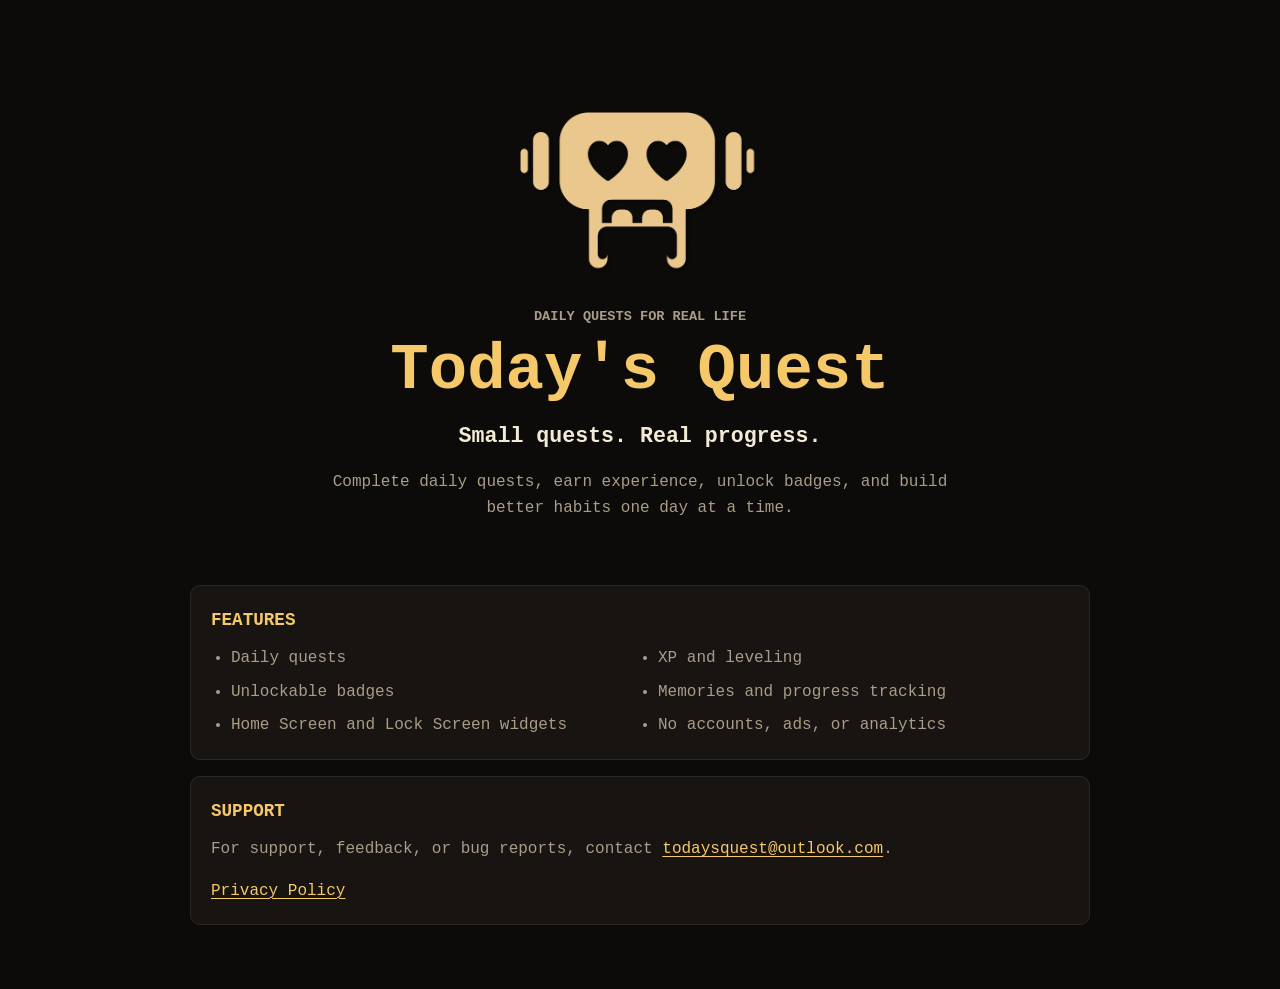
<file: index.html>
<!doctype html>
<html lang="en">
<head>
  <meta charset="utf-8">
  <meta name="viewport" content="width=device-width, initial-scale=1">
  <meta name="description" content="Today's Quest is a private iPhone app for daily quests, XP, badges, and habit-building progress.">
  <title>Today's Quest</title>
  <link rel="icon" href="icon.png">
  <link rel="apple-touch-icon" href="icon.png">
  <link rel="stylesheet" href="styles.css">
</head>

<body>
  <main class="page">
    <section class="hero">
      <img class="icon" src="icon.png" alt="Today's Quest icon">

      <p class="eyebrow">Daily quests for real life</p>
      <h1>Today's Quest</h1>

      <p class="tagline">Small quests. Real progress.</p>

      <p class="description">
        Complete daily quests, earn experience, unlock badges, and build better
        habits one day at a time.
      </p>
    </section>

    <section class="panel">
      <h2>Features</h2>
      <ul class="feature-list">
        <li>Daily quests</li>
        <li>XP and leveling</li>
        <li>Unlockable badges</li>
        <li>Memories and progress tracking</li>
        <li>Home Screen and Lock Screen widgets</li>
        <li>No accounts, ads, or analytics</li>
      </ul>
    </section>

    <section class="panel">
      <h2>Support</h2>
      <p>
        For support, feedback, or bug reports, contact
        <a href="mailto:todaysquest@outlook.com">todaysquest@outlook.com</a>.
      </p>
      <p>
        <a href="privacy.html">Privacy Policy</a>
      </p>
    </section>
  </main>
</body>
</html>
</file>
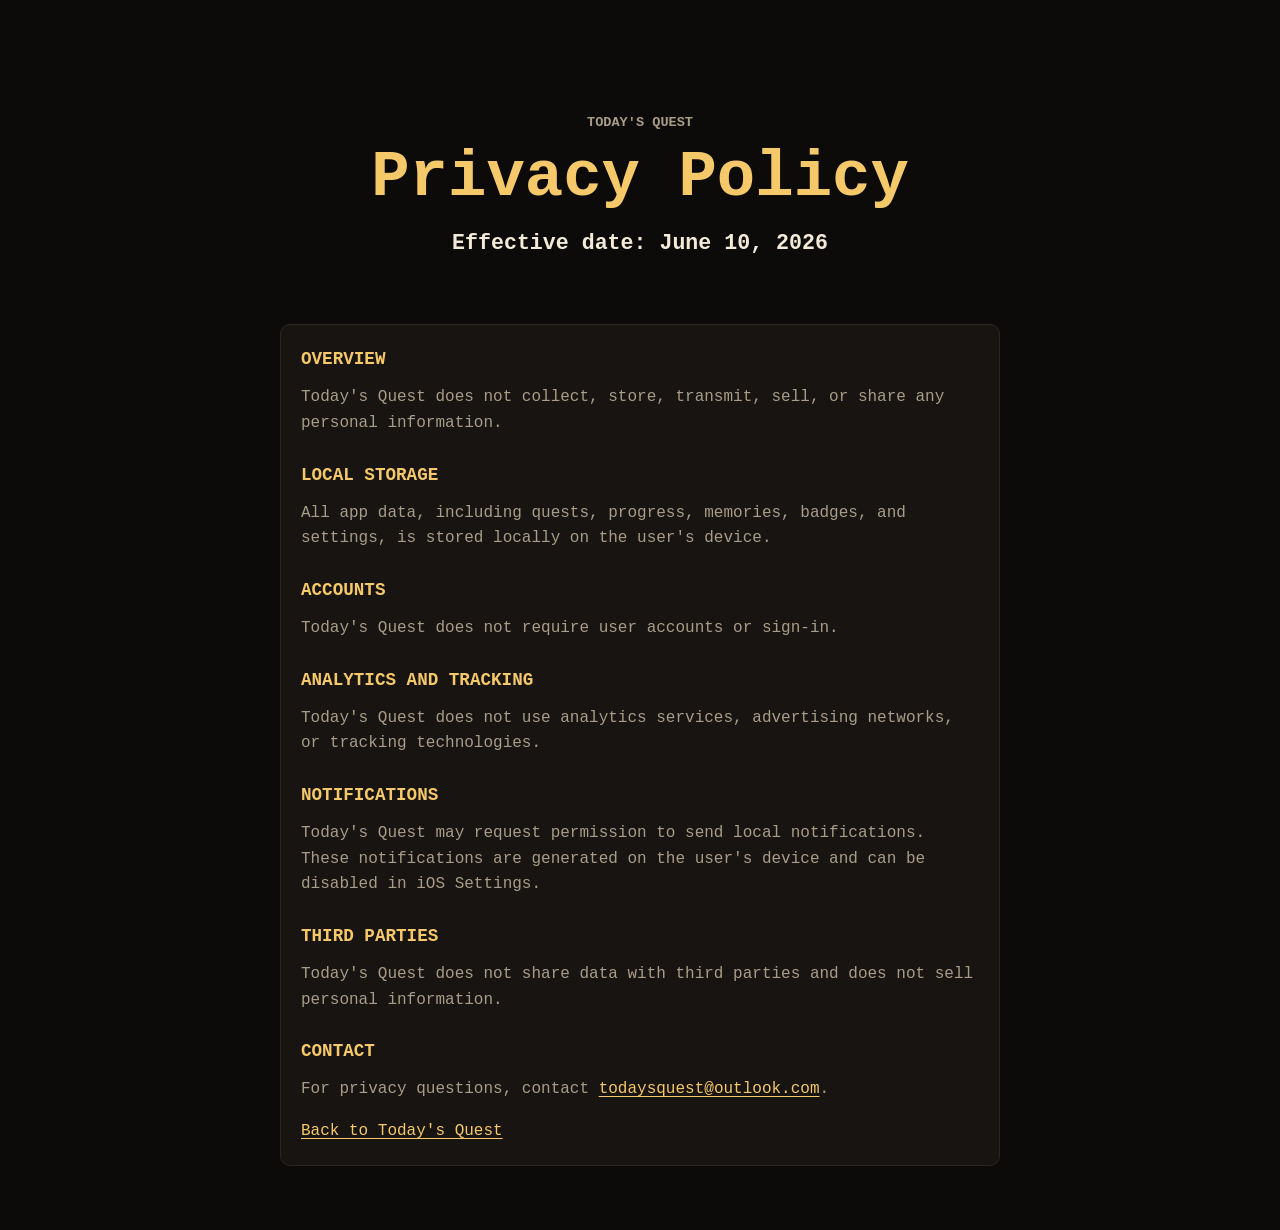
<file: privacy.html>
<!doctype html>
<html lang="en">
<head>
  <meta charset="utf-8">
  <meta name="viewport" content="width=device-width, initial-scale=1">
  <meta name="description" content="Privacy policy for Today's Quest.">
  <title>Privacy Policy - Today's Quest</title>
  <link rel="icon" href="icon.png">
  <link rel="apple-touch-icon" href="icon.png">
  <link rel="stylesheet" href="styles.css">
</head>

<body>
  <main class="page narrow">
    <section class="hero small">
      <p class="eyebrow">Today's Quest</p>
      <h1>Privacy Policy</h1>
      <p class="tagline">Effective date: June 10, 2026</p>
    </section>

    <section class="panel policy">
      <h2>Overview</h2>
      <p>
        Today's Quest does not collect, store, transmit, sell, or share any
        personal information.
      </p>

      <h2>Local Storage</h2>
      <p>
        All app data, including quests, progress, memories, badges, and
        settings, is stored locally on the user's device.
      </p>

      <h2>Accounts</h2>
      <p>
        Today's Quest does not require user accounts or sign-in.
      </p>

      <h2>Analytics and Tracking</h2>
      <p>
        Today's Quest does not use analytics services, advertising networks, or
        tracking technologies.
      </p>

      <h2>Notifications</h2>
      <p>
        Today's Quest may request permission to send local notifications. These
        notifications are generated on the user's device and can be disabled in
        iOS Settings.
      </p>

      <h2>Third Parties</h2>
      <p>
        Today's Quest does not share data with third parties and does not sell
        personal information.
      </p>

      <h2>Contact</h2>
      <p>
        For privacy questions, contact
        <a href="mailto:todaysquest@outlook.com">todaysquest@outlook.com</a>.
      </p>

      <p>
        <a href="index.html">Back to Today's Quest</a>
      </p>
    </section>
  </main>
</body>
</html>
</file>
<file: styles.css>
:root {
  --background: #0c0b0a;
  --surface: #171412;
  --border: #2d2721;
  --text: #f3ead7;
  --muted: #a99d88;
  --accent: #f5c86a;
}

* {
  box-sizing: border-box;
}

body {
  margin: 0;
  background: var(--background);
  color: var(--text);
  font-family: "Courier New", Courier, monospace;
  line-height: 1.6;
}

a {
  color: var(--accent);
  text-decoration-thickness: 1px;
  text-underline-offset: 0.2em;
}

.page {
  width: min(100% - 2rem, 900px);
  margin: 0 auto;
  padding: 4rem 0;
}

.narrow {
  width: min(100% - 2rem, 720px);
}

.hero {
  padding: 3rem 0;
  text-align: center;
}

.hero.small {
  padding-bottom: 2rem;
}

.icon {
  display: block;
  width: min(240px, 80%);
  height: auto;
  margin: 0 auto 2rem;
}

.eyebrow {
  margin: 0 0 0.75rem;
  color: var(--muted);
  font-size: 0.85rem;
  font-weight: 700;
  text-transform: uppercase;
}

h1,
h2,
p {
  margin-top: 0;
}

h1 {
  margin-bottom: 1rem;
  color: var(--accent);
  font-size: 4rem;
  line-height: 1;
}

h2 {
  margin-bottom: 0.75rem;
  color: var(--accent);
  font-size: 1.1rem;
  text-transform: uppercase;
}

.tagline {
  margin-bottom: 1rem;
  color: var(--text);
  font-size: 1.35rem;
  font-weight: 700;
}

.description {
  max-width: 620px;
  margin: 0 auto;
  color: var(--muted);
}

.panel {
  margin-top: 1rem;
  border: 1px solid var(--border);
  border-radius: 10px;
  background: var(--surface);
  padding: 1.25rem;
}

.panel p {
  color: var(--muted);
}

.panel p:last-child {
  margin-bottom: 0;
}

.feature-list {
  display: grid;
  grid-template-columns: repeat(2, minmax(0, 1fr));
  gap: 0.5rem 1rem;
  margin: 0;
  padding-left: 1.25rem;
  color: var(--muted);
}

.policy h2 {
  margin-top: 1.5rem;
}

.policy h2:first-child {
  margin-top: 0;
}

@media (max-width: 640px) {
  .page {
    padding: 2rem 0;
  }

  .hero {
    padding: 2rem 0;
  }

  h1 {
    font-size: 2.7rem;
  }

  .tagline {
    font-size: 1.1rem;
  }

  .feature-list {
    grid-template-columns: 1fr;
  }
}
</file>
